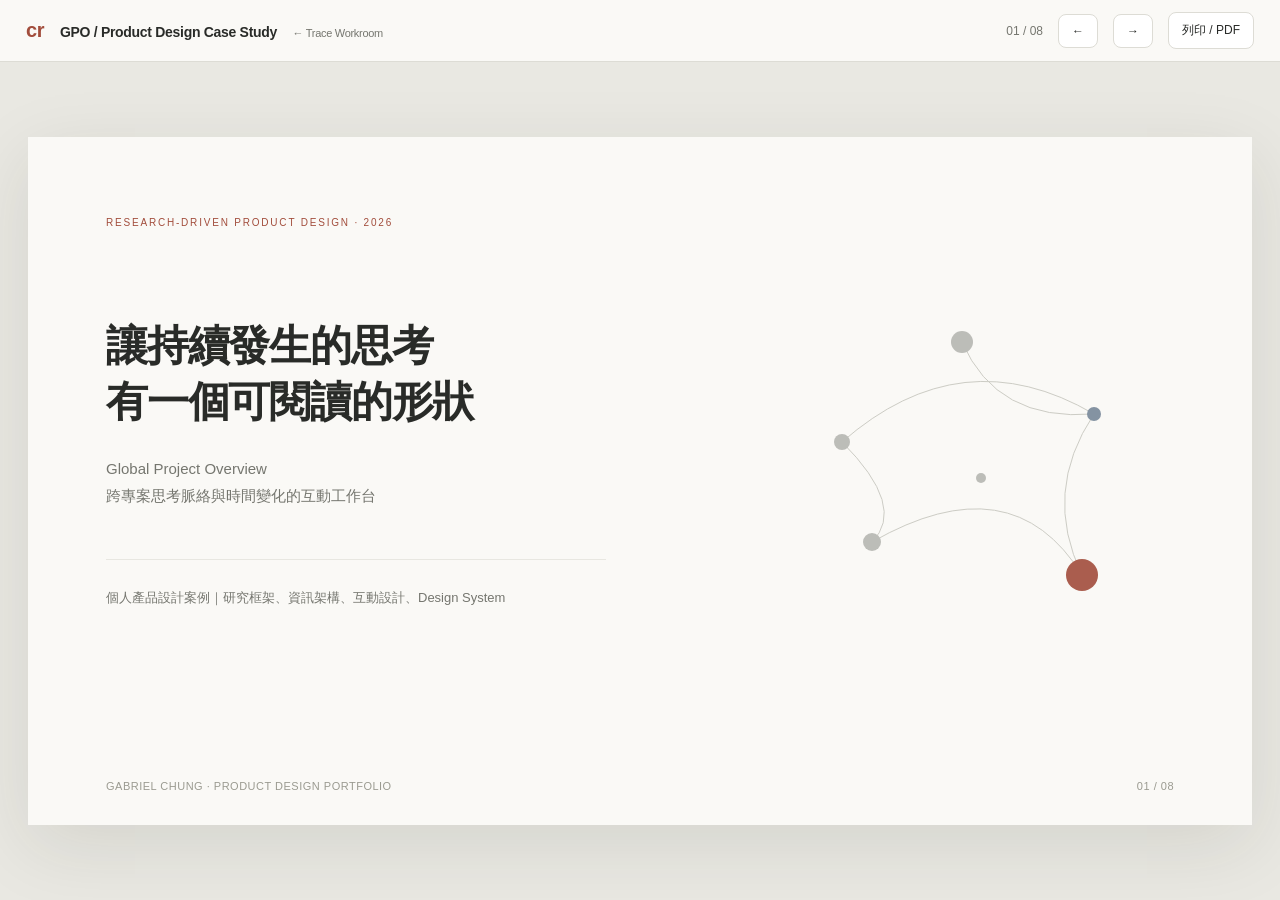
<file: gpo-portfolio.html>
<!DOCTYPE html>
<html lang="zh-Hant"><head><meta charset="utf-8"/><meta content="width=device-width,initial-scale=1" name="viewport"/><title>GPO｜Global Project Overview — Trace Workroom</title><meta name="description" content="GPO：由自然對話到可追溯的跨專案思考圖譜。研究驅動的 UX 與資訊架構作品集。"><meta name="robots" content="index,follow"><style>
:root{--paper:#faf9f6;--side:#f1f0eb;--ink:#292b28;--muted:#75766f;--line:#e8e7e1;--brick:#a24d3c;--soft:#f2e6df;--blue:#788899}*{box-sizing:border-box}body{margin:0;background:#e9e8e2;color:var(--ink);font-family:Inter,-apple-system,BlinkMacSystemFont,"Noto Sans TC","PingFang TC",sans-serif;-webkit-font-smoothing:antialiased}.appbar{height:62px;display:flex;justify-content:space-between;align-items:center;padding:0 26px;background:#faf9f6;border-bottom:1px solid #dddcd5;position:sticky;top:0;z-index:5}.wordmark{font-weight:650;letter-spacing:-.3px;font-size:14px}.wordmark b{color:var(--brick);font-size:20px;margin-right:12px}.tools{display:flex;gap:15px;align-items:center;font-size:12px;color:var(--muted)}button,.download{border:1px solid #dddcd5;background:white;color:var(--ink);border-radius:8px;padding:9px 13px;cursor:pointer;font:inherit;text-decoration:none}.tools button:hover,.download:hover{border-color:var(--brick)}.counter{font-variant-numeric:tabular-nums}.stage{min-height:calc(100vh - 62px);display:flex;align-items:center;justify-content:center;padding:28px}.slide{width:min(1280px,calc((100vh - 140px)*16/9),100%);aspect-ratio:16/9;background:var(--paper);display:none;position:relative;overflow:hidden;box-shadow:0 20px 70px #24251e1b;padding:65px 78px}.slide.active{display:block}.eyebrow{color:var(--brick);font-size:13px;letter-spacing:2.5px;font-weight:600;text-transform:uppercase}.slide h1{font-size:clamp(34px,4.2vw,64px);line-height:1.25;letter-spacing:-2px;font-weight:620;margin:24px 0}.slide h2{font-size:clamp(28px,3vw,46px);letter-spacing:-1.5px;font-weight:620;line-height:1.3;margin:19px 0}.lead{font-size:clamp(15px,1.6vw,23px);line-height:1.85;color:var(--muted);max-width:850px}.minor{font-size:13px;color:var(--muted);line-height:1.8}.footer{position:absolute;bottom:33px;left:78px;right:78px;display:flex;justify-content:space-between;align-items:center;font-size:11px;color:#9a9a90;letter-spacing:.5px}.folio{font-variant-numeric:tabular-nums}.rule{height:1px;background:var(--line);margin:27px 0}.two{display:grid;grid-template-columns:1fr 1fr;gap:65px;align-items:center}.three{display:grid;grid-template-columns:repeat(3,1fr);gap:18px}.muted{color:var(--muted)}.big-number{font-size:64px;color:var(--brick);line-height:1;font-weight:550}.small-label{font-size:12px;color:var(--muted);letter-spacing:.6px;margin-top:12px}.card{padding:24px;border:1px solid var(--line);background:#fdfcf9;border-radius:13px;min-height:160px}.card h3{font-size:19px;margin:0 0 15px;font-weight:600}.card p{font-size:14px;color:var(--muted);line-height:1.85;margin:0}.tag{font-size:11px;letter-spacing:1px;color:var(--brick)}.aside-line{border-left:2px solid var(--brick);padding-left:19px;font-size:17px;line-height:1.8;max-width:600px}.canvas{border:1px solid var(--line);background:#fffefa;border-radius:15px;position:relative;overflow:hidden}.canvas svg{width:100%;height:100%}.callout{background:var(--soft);border-radius:12px;padding:25px 28px;color:#744035;font-size:20px;line-height:1.6}.metric{padding:25px;border-left:1px solid var(--line)}.metric:first-child{border:0;padding-left:0}.metric strong{font-size:48px;font-weight:580;color:var(--brick)}.metric span{display:block;color:var(--muted);margin-top:8px;font-size:14px}.flow{display:flex;align-items:stretch;gap:8px;margin-top:52px}.step{flex:1;background:#fdfcf9;border:1px solid var(--line);padding:24px 19px;border-radius:12px}.step em{font-size:12px;color:var(--brick);font-style:normal}.step strong{display:block;font-size:20px;margin:18px 0 9px;font-weight:600}.step p{font-size:13px;color:var(--muted);line-height:1.7}.arrow{align-self:center;color:var(--brick)}.mini-ui{border:1px solid #e0dfd8;border-radius:13px;background:#fffefa;display:flex;overflow:hidden;height:365px}.mini-side{background:var(--side);width:170px;padding:26px 15px}.mini-side strong{font-size:14px}.mini-side p{font-size:11px;color:var(--muted);margin:21px 0 0;padding:9px;border-radius:7px}.mini-side .sel{color:var(--brick);background:#e5e4dd}.mini-main{flex:1;padding:22px 32px}.mini-head{font-size:10px;color:var(--muted);padding-bottom:17px;border-bottom:1px solid var(--line)}.mini-main h3{font-size:25px;margin:22px 0 5px}.mini-main p{color:var(--muted);font-size:11px}.mini-bar{height:8px;background:var(--line);border-radius:10px;margin:14px 0}.mini-boxes{display:grid;grid-template-columns:1fr 1fr;gap:12px;margin-top:20px}.mini-boxes div{border:1px solid var(--line);height:85px;border-radius:9px;padding:14px;font-size:11px;color:var(--muted)}.swatches{display:flex;gap:13px;margin:26px 0}.swatch{height:90px;flex:1;border-radius:8px;position:relative}.swatch span{position:absolute;bottom:-23px;left:0;color:var(--muted);font-size:11px}.focus-grid{display:grid;grid-template-columns:1.3fr .8fr;gap:32px;margin-top:23px}.detail{background:#fdfcf9;border:1px solid var(--line);border-radius:12px;padding:25px}.detail h3{font-size:23px;margin:14px 0}.detail p{font-size:13px;line-height:1.9;color:var(--muted)}.detail .chip{background:var(--soft);color:var(--brick);font-size:11px;border-radius:5px;padding:5px 8px}.check{display:grid;grid-template-columns:1fr 1fr;gap:18px;margin-top:30px}.check div{border-top:1px solid var(--line);padding:18px 0}.check strong{display:block;font-size:18px;margin-bottom:10px}.check small{font-size:13px;color:var(--muted);line-height:1.8}.disclaimer{position:absolute;right:78px;bottom:62px;font-size:10px;color:#a3a097}.cover-mark{position:absolute;right:40px;top:95px;width:450px;height:450px;opacity:.9}.cover-mark circle{fill:#b6b7b2}.cover-mark circle.focus{fill:var(--brick)}.cover-mark circle.context{fill:var(--blue)}.cover-mark path{stroke:#c8c8c0;stroke-width:1;fill:none}.slide.one h1{max-width:690px;margin-top:90px}.slide.one .lead{max-width:590px}.slide.one .eyebrow{margin-top:15px}.slide.eight h1{margin-top:66px}.links a{color:var(--brick);text-decoration:none;border-bottom:1px solid #b88c81}.source-note{font-size:11px;color:var(--muted);margin-top:22px}@media(max-width:760px){.appbar{height:auto;min-height:62px;gap:5px;padding:12px}.tools{gap:6px}.tools button,.download{padding:7px 8px}.stage{padding:8px;min-height:auto}.slide{width:100%;padding:28px;aspect-ratio:16/9}.slide h1{font-size:26px;margin:12px 0}.slide h2{font-size:22px;margin:10px 0}.eyebrow{font-size:9px}.lead{font-size:12px}.footer{left:28px;right:28px;bottom:13px;font-size:7px}.card{padding:10px;min-height:90px}.card h3{font-size:12px;margin:0 0 6px}.card p,.step p,.detail p{font-size:8px}.minor{font-size:9px}.step{padding:10px}.step strong{font-size:11px;margin:6px 0}.flow{margin-top:10px}.mini-ui{height:190px}.mini-side{width:80px;padding:8px}.mini-main{padding:8px}.mini-main h3{font-size:12px}.mini-boxes div{height:35px;padding:5px}.big-number{font-size:34px}.two{gap:12px}.three{gap:8px}.focus-grid{gap:10px}.detail{padding:10px}.detail h3{font-size:12px}.cover-mark{width:45%;height:auto;top:25px;right:0}.slide.one h1{margin-top:22px;max-width:65%}.slide.one .lead{max-width:65%}.metric{padding:8px}.metric strong{font-size:22px}.metric span{font-size:9px}.swatch{height:38px}.swatch span{font-size:7px;bottom:-13px}.disclaimer{right:28px;bottom:26px;font-size:7px}}@media print{@page{size:16in 9in;margin:0}body{background:white}.appbar{display:none}.stage{padding:0;display:block}.slide,.slide.active{display:block;width:16in;height:9in;aspect-ratio:auto;page-break-after:always;box-shadow:none}.slide:last-child{page-break-after:auto}}
 .reflection-point{padding:4px 0 4px 28px;border-left:2px solid var(--line)}.reflection-quote{max-width:290px;color:var(--muted);font-size:15px;line-height:1.9;margin:14px 0 0}</style><style>
/* GPO / Control Room typography alignment */
.slide {font-family:Inter,-apple-system,BlinkMacSystemFont,"Noto Sans TC","PingFang TC",sans-serif;}
.slide .eyebrow{font-size:10px;letter-spacing:1.8px;font-weight:500}
.slide h1{font-size:42px;line-height:1.35;font-weight:600;letter-spacing:-1.2px}
.slide h2{font-size:36px;line-height:1.4;font-weight:600;letter-spacing:-1px}
.slide .lead{font-size:15px;line-height:1.8;font-weight:400}
.slide p,.slide li{line-height:1.75}
.slide h3{font-weight:600}
@media(max-width:740px){.slide h1{font-size:26px}.slide h2{font-size:22px}.slide .lead{font-size:12px}.slide .eyebrow{font-size:9px}}
@media print{.slide{display:block!important;break-after:page;page-break-after:always;box-shadow:none!important}}
</style></head><body><header class="appbar"><div class="wordmark"><a href="/#work" aria-label="返回 Trace Workroom 作品集" style="text-decoration:none;color:inherit"><b>cr</b> GPO / Product Design Case Study <span style="font-weight:400;color:#75766f;font-size:11px;margin-left:12px">← Trace Workroom</span></a></div><div class="tools"><span class="counter" id="counter">01 / 08</span><button aria-label="上一頁" id="prev">←</button><button aria-label="下一頁" id="next">→</button><button onclick="window.print()">列印 / PDF</button></div></header><main class="stage">
<section class="slide one active"><div class="eyebrow">RESEARCH-DRIVEN PRODUCT DESIGN · 2026</div><h1>讓持續發生的思考<br/>有一個可閱讀的形狀</h1><p class="lead">Global Project Overview<br/>跨專案思考脈絡與時間變化的互動工作台</p><div class="rule" style="max-width:500px;margin-top:50px"></div><p class="minor">個人產品設計案例｜研究框架、資訊架構、互動設計、Design System</p><svg aria-hidden="true" class="cover-mark" viewbox="0 0 450 450"><path d="M80 210Q200 105 332 182M110 310Q250 230 320 343M80 210Q145 275 110 310M332 182Q280 260 320 343M200 110Q235 190 332 182"></path><circle cx="80" cy="210" r="8"></circle><circle cx="200" cy="110" r="11"></circle><circle class="context" cx="332" cy="182" r="7"></circle><circle cx="110" cy="310" r="9"></circle><circle class="focus" cx="320" cy="343" r="16"></circle><circle cx="219" cy="246" r="5"></circle></svg><div class="footer"><span>GABRIEL CHUNG · PRODUCT DESIGN PORTFOLIO</span><span class="folio">01 / 08</span></div></section>
<section class="slide"><div class="eyebrow">01 / THE PROBLEM</div><h2>問題不是事情太多<br/>而是脈絡會在切換時消失</h2><div class="two" style="margin-top:46px"><div><p class="lead">研究、產品、內容與合作計畫持續並行。傳統任務清單能追蹤待辦，卻難以保留「為什麼開始、如何改變、哪些尚未確認」。</p><div class="aside-line" style="margin-top:33px">設計目標：保存思考的連續性，而不是建立另一套待辦管理系統。</div></div><div class="card" style="min-height:310px;padding:35px"><span class="tag">DESIGN QUESTION</span><h3 style="font-size:27px;margin-top:32px;line-height:1.5">如何讓跨專案的自然對話，變成能追溯、比較、重新進入的個人知識介面？</h3><div class="rule"></div><p>Continuity of Thought / Not Task Management</p></div></div><div class="footer"><span>GLOBAL PROJECT OVERVIEW</span><span>02 / 08</span></div></section>
<section class="slide"><div class="eyebrow">02 / RESEARCH &amp; FRAMING</div><h2>從自然語料中辨識結構</h2><p class="lead">不要求使用者重新填寫資料，而是保留原本的對話工作方式，再抽取可追蹤的主線、事件與關係。</p><div class="flow"><div class="step"><em>INPUT</em><strong>自然對話</strong><p>日常描述、研究紀錄、專案進展</p></div><span class="arrow">→</span><div class="step"><em>STRUCTURE</em><strong>穩定 ID</strong><p>主線、子線、事件、來源與未知事項</p></div><span class="arrow">→</span><div class="step"><em>TIME</em><strong>版本快照</strong><p>同日修訂、時間排序、前後比較</p></div><span class="arrow">→</span><div class="step"><em>INTERFACE</em><strong>脈絡閱讀</strong><p>由總覽逐步聚焦，回到重要決策</p></div></div><div class="callout" style="margin-top:39px">核心原則：資料可以持續變動，但每一條主線必須有可追蹤的身分。</div><div class="footer"><span>RESEARCH → INFORMATION ARCHITECTURE</span><span>03 / 08</span></div></section>
<section class="slide"><div class="eyebrow">03 / INFORMATION ARCHITECTURE</div><h2>資訊不是扁平清單，而是具備時間的關係網</h2><div class="two" style="margin-top:30px;grid-template-columns:.78fr 1.22fr"><div><div class="card"><h3>Thread</h3><p>穩定 ID、群組、主線與子線、最近事件、未確認事項</p></div><div class="card" style="margin-top:14px"><h3>Snapshot</h3><p>日期、版本、修訂來源、證據類型與事件差異</p></div><div class="card" style="margin-top:14px"><h3>Relationship</h3><p>只呈現資料中明確記錄的關係，不由視覺距離推斷語意</p></div></div><div class="canvas" style="height:370px"><svg viewbox="0 0 520 360"><g fill="none" stroke="#d7d5cd" stroke-width="1.4"><path d="M105 180Q170 65 270 90"></path><path d="M105 180Q205 250 315 225"></path><path d="M270 90Q370 90 430 155"></path><path d="M315 225Q380 185 430 155"></path><path d="M315 225Q400 310 442 275"></path></g><circle cx="105" cy="180" fill="#a24d3c" r="15"></circle><circle cx="270" cy="90" fill="#788899" r="10"></circle><circle cx="315" cy="225" fill="#788899" r="11"></circle><circle cx="430" cy="155" fill="#b4b6b3" r="7"></circle><circle cx="442" cy="275" fill="#b4b6b3" r="8"></circle><g fill="#75766f" font-size="13"><text x="68" y="213">焦點主線</text><text x="234" y="63">直接關聯</text><text x="286" y="258">子線脈絡</text></g></svg><div style="position:absolute;bottom:10px;right:16px;font-size:10px;color:#aaa">結構原理示意｜非產品截圖</div></div></div><div class="footer"><span>DATA MODEL / EVIDENCE-BASED RELATIONSHIPS</span><span>04 / 08</span></div></section>
<section class="slide"><div class="eyebrow">04 / INTERACTION MODEL</div><h2>閱讀優先，互動其次</h2><div class="focus-grid"><div class="canvas" style="height:385px"><svg viewbox="0 0 660 380"><g fill="none" stroke="#dedcd5" stroke-width="1"><path d="M75 90Q180 170 298 190M120 290Q210 230 298 190M298 190Q385 75 525 90M298 190Q410 210 520 275M525 90Q555 180 520 275"></path></g><g fill="#c8cac8"><circle cx="75" cy="90" r="8"></circle><circle cx="120" cy="290" r="12"></circle><circle cx="585" cy="170" r="5"></circle><circle cx="185" cy="80" r="6"></circle></g><circle cx="298" cy="190" fill="#a24d3c" r="18"></circle><circle cx="525" cy="90" fill="#788899" r="10"></circle><circle cx="520" cy="275" fill="#788899" r="12"></circle><g fill="#75766f" font-size="13"><text x="272" y="235">焦點</text><text x="540" y="90">關聯</text></g></svg><div style="position:absolute;bottom:12px;left:20px;font-size:10px;color:#aaa">Focus + Context 互動概念示意</div></div><div class="detail"><span class="chip">NODE DETAIL</span><h3>選擇一條主線</h3><p>保留全圖位置，不因切換焦點而重新排列。</p><div class="rule"></div><p>磚紅代表選取焦點</p><p>藍灰代表有證據的直接關聯</p><p>其餘內容視覺降權</p><div class="rule"></div><p>點擊節點後閱讀事件、來源與未知事項；回到總覽只需一次操作。</p></div></div><div class="footer"><span>FOCUS + CONTEXT / PROGRESSIVE DISCLOSURE</span><span>05 / 08</span></div></section>
<section class="slide"><div class="eyebrow">05 / INTERFACE &amp; DESIGN SYSTEM</div><h2>一套安靜、可持續擴充的視覺語言</h2><div class="two" style="grid-template-columns:1.15fr .85fr;gap:36px;margin-top:20px"><div class="mini-ui"><div class="mini-side"><strong><span style="color:var(--brick)">cr</span> Control Room</strong><p>⌂　所有網站</p><p class="sel">◇　Global Overview</p></div><div class="mini-main"><div class="mini-head">工作空間　/　全域總覽</div><h3>Global Overview</h3><p>不是任務表。是一張隨時間呼吸的思考與專案地圖。</p><div class="mini-bar" style="width:60%"></div><div class="mini-boxes"><div>Snapshot Timeline<br/><div class="mini-bar" style="margin-top:20px;width:85%"></div></div><div>Threads / Relations<br/><div class="mini-bar" style="margin-top:20px;width:75%"></div></div></div><div class="mini-bar" style="width:100%;margin-top:25px;height:1px"></div><p>語意連結圖</p></div></div><div><p class="minor">暖白背景、低對比邊界、磚紅焦點，以資訊層級取代裝飾。字體以系統無襯線搭配 Noto Sans TC / PingFang TC 為主。</p><div class="swatches"><div class="swatch" style="background:#faf9f6;border:1px solid #deddd6"><span>#FAF9F6</span></div><div class="swatch" style="background:#292b28"><span>#292B28</span></div><div class="swatch" style="background:#a24d3c"><span>#A24D3C</span></div><div class="swatch" style="background:#788899"><span>#788899</span></div></div><div class="rule" style="margin-top:36px"></div><p class="minor">同一組字級、間距、按鈕與導覽規則，延續至 Control Room 與 GPO 兩個工作空間。</p></div></div><div class="disclaimer">介面重繪示意，不是 Figma 原始截圖</div><div class="footer"><span>DESIGN TOKENS / VISUAL HIERARCHY</span><span>06 / 08</span></div></section>
<section class="slide"><div class="eyebrow">06 / IMPLEMENTATION &amp; LEARNING</div><h2>從設計假設到可運作的原型</h2><div class="three" style="margin-top:42px"><div class="metric"><strong>44</strong><span>初始快照主線 Threads</span></div><div class="metric"><strong>2</strong><span>已用於結構驗證的 JSON 版本</span></div><div class="metric"><strong>10/10</strong><span>程式層級檢查通過</span></div></div><div class="rule" style="margin:36px 0"></div><div class="two" style="gap:34px"><div><span class="tag">已完成／已有實作紀錄</span><p class="minor" style="font-size:15px;margin-top:14px">瀏覽器本機 JSON 匯入與儲存、穩定 ID 版本比較、焦點圖譜、節點細節、共享視覺系統。</p></div><div><span class="tag">仍待驗證</span><p class="minor" style="font-size:15px;margin-top:14px">跨裝置行為、實際瀏覽器端完整 QA、可用性測試與正式部署後的長期使用成效。</p></div></div><div class="footer"><span>PRODUCT PROTOTYPE / VALIDATION</span><span>07 / 08</span></div></section>
<section class="slide eight"><div class="eyebrow">07 / REFLECTION</div><h1>設計的價值，是讓複雜的資訊<br/>重新變得可以思考</h1><p class="lead">這個案例結合研究方法、自然語言結構化、資訊架構、視覺降權與前端原型。我的角色不是單純完成畫面，而是定義資料應該如何被閱讀、比較與延續。</p><div class="rule" style="margin-top:40px"></div><div class="two" style="gap:40px"><div><span class="tag">MY ROLE</span><p style="font-size:18px;line-height:1.8">Research-driven Product Designer</p><p class="minor">問題定義／資訊架構／UX Flow／互動原型／設計系統</p></div><div class="reflection-point"><span class="tag">DESIGN APPROACH</span><p class="reflection-quote">讓脈絡可以被追溯，讓資訊不必被迫成為待辦。</p></div></div><div class="footer"><span>GABRIEL CHUNG · OCTOBER 2026</span><span>08 / 08</span></div></section>
</main><script>const slides=[...document.querySelectorAll('.slide')];let at=0;const counter=document.getElementById('counter');function show(n){at=(n+slides.length)%slides.length;slides.forEach((s,i)=>s.classList.toggle('active',i===at));counter.textContent=String(at+1).padStart(2,'0')+' / 08'}document.getElementById('prev').onclick=()=>show(at-1);document.getElementById('next').onclick=()=>show(at+1);document.addEventListener('keydown',e=>{if(['ArrowRight','PageDown',' '].includes(e.key)){e.preventDefault();show(at+1)}if(['ArrowLeft','PageUp'].includes(e.key)){e.preventDefault();show(at-1)}});show(0)</script></body></html>
</file>
